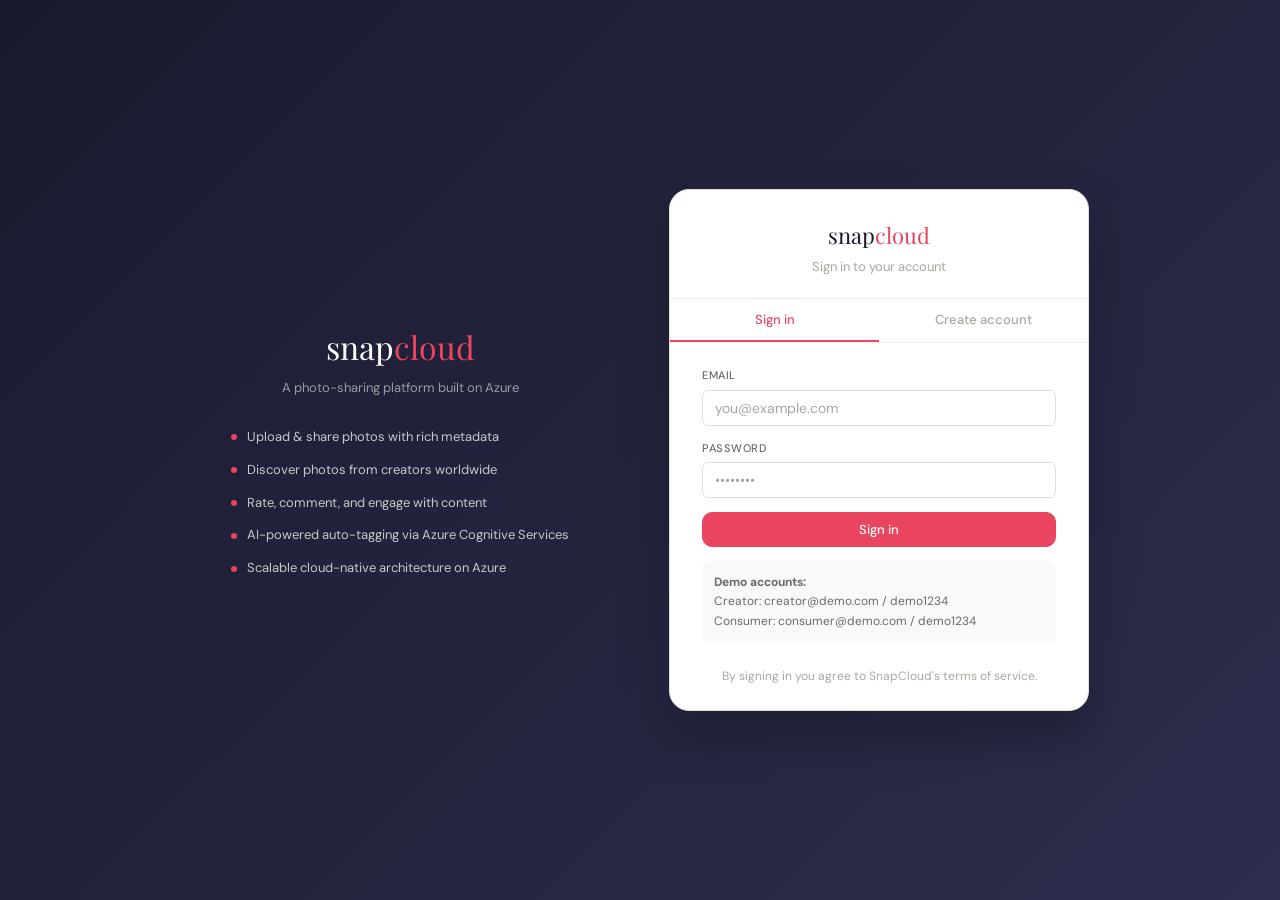
<file: frontend/index.html>
<!DOCTYPE html>
<html lang="en">
<head>
  <meta charset="UTF-8">
  <meta name="viewport" content="width=device-width, initial-scale=1.0">
  <title>SnapCloud — Sign in</title>
  <link rel="stylesheet" href="css/style.css">
  <style>
    .auth-brand-tagline { font-size: 13px; color: rgba(255,255,255,0.55); margin-top: 6px; }
    .auth-brand { font-family: 'Playfair Display', serif; font-size: 32px; color: #fff; }
    .auth-brand span { color: #e94560; }
    .auth-side {
      display: none;
      flex-direction: column; align-items: center; justify-content: center;
      text-align: center; padding: 40px;
    }
    @media(min-width:800px){
      .auth-wrap { display: flex; gap: 60px; align-items: center; }
      .auth-side { display: flex; }
      .auth-card { flex-shrink: 0; }
    }
    .feature-list { list-style: none; margin-top: 28px; display: flex; flex-direction: column; gap: 12px; }
    .feature-list li { display: flex; align-items: center; gap: 10px; font-size: 13px; color: rgba(255,255,255,0.75); }
    .feature-dot { width: 6px; height: 6px; border-radius: 50%; background: #e94560; flex-shrink: 0; }
  </style>
</head>
<body>
<div class="auth-page">
  <div class="auth-wrap">
    <div class="auth-side">
      <div class="auth-brand">snap<span>cloud</span></div>
      <div class="auth-brand-tagline">A photo-sharing platform built on Azure</div>
      <ul class="feature-list">
        <li><span class="feature-dot"></span>Upload &amp; share photos with rich metadata</li>
        <li><span class="feature-dot"></span>Discover photos from creators worldwide</li>
        <li><span class="feature-dot"></span>Rate, comment, and engage with content</li>
        <li><span class="feature-dot"></span>AI-powered auto-tagging via Azure Cognitive Services</li>
        <li><span class="feature-dot"></span>Scalable cloud-native architecture on Azure</li>
      </ul>
    </div>

    <div class="auth-card card">
      <div class="auth-header">
        <div style="font-family:'Playfair Display',serif;font-size:22px;color:#1a1a2e">snap<span style="color:#e94560">cloud</span></div>
        <div style="font-size:13px;color:#a8a79f;margin-top:4px">Sign in to your account</div>
      </div>
      <div class="auth-tabs">
        <button class="auth-tab active" onclick="showTab('login')">Sign in</button>
        <button class="auth-tab" onclick="showTab('register')">Create account</button>
      </div>

      <!-- LOGIN -->
      <div class="auth-panel active" id="panel-login">
        <div class="alert alert-error" id="login-error"></div>
        <div class="form-group">
          <label class="form-label">Email</label>
          <input type="email" id="login-email" class="form-control" placeholder="you@example.com" autocomplete="email">
        </div>
        <div class="form-group">
          <label class="form-label">Password</label>
          <input type="password" id="login-password" class="form-control" placeholder="••••••••" autocomplete="current-password">
        </div>
        <button class="btn btn-primary btn-full" id="login-btn" onclick="doLogin()">Sign in</button>
        <div style="margin-top:14px;padding:12px;background:#f9f9f9;border-radius:8px;font-size:12px;color:#6b6a65">
          <strong>Demo accounts:</strong><br>
          Creator: creator@demo.com / demo1234<br>
          Consumer: consumer@demo.com / demo1234
        </div>
      </div>

      <!-- REGISTER -->
      <div class="auth-panel" id="panel-register">
        <div class="alert alert-error" id="reg-error"></div>
        <div class="alert alert-success" id="reg-success"></div>
        <div class="form-group">
          <label class="form-label">Full name</label>
          <input type="text" id="reg-name" class="form-control" placeholder="Alex Johnson">
        </div>
        <div class="form-group">
          <label class="form-label">Email</label>
          <input type="email" id="reg-email" class="form-control" placeholder="you@example.com">
        </div>
        <div class="form-group">
          <label class="form-label">Password</label>
          <input type="password" id="reg-password" class="form-control" placeholder="Min. 8 characters">
        </div>
        <div class="form-group">
          <label class="form-label">Account type</label>
          <select id="reg-role" class="form-control">
            <option value="consumer">Consumer — browse &amp; comment</option>
          </select>
          <div class="form-hint">Creator accounts are set up by an admin.</div>
        </div>
        <button class="btn btn-primary btn-full" id="reg-btn" onclick="doRegister()">Create account</button>
      </div>

      <div class="auth-footer">
        By signing in you agree to SnapCloud's terms of service.
      </div>
    </div>
  </div>
</div>

<script src="js/app.js"></script>
<script>
  if (Auth.isLoggedIn()) {
    window.location.href = Auth.isCreator() ? 'creator.html' : 'consumer.html';
  }

  function showTab(tab) {
    document.querySelectorAll('.auth-tab').forEach((t, i) => t.classList.toggle('active', (i === 0) === (tab === 'login')));
    document.getElementById('panel-login').classList.toggle('active', tab === 'login');
    document.getElementById('panel-register').classList.toggle('active', tab === 'register');
  }

  async function doLogin() {
    const btn = document.getElementById('login-btn');
    const errEl = document.getElementById('login-error');
    errEl.classList.remove('show');
    btn.disabled = true; btn.textContent = 'Signing in…';
    try {
      const data = await apiFetch('/auth/login', {
        method: 'POST',
        body: JSON.stringify({ email: document.getElementById('login-email').value, password: document.getElementById('login-password').value })
      });
      Auth.save(data.token, data.user);
      window.location.href = data.user.role === 'creator' ? 'creator.html' : 'consumer.html';
    } catch (err) {
      errEl.textContent = err.message; errEl.classList.add('show');
    } finally { btn.disabled = false; btn.textContent = 'Sign in'; }
  }

  async function doRegister() {
    const btn = document.getElementById('reg-btn');
    const errEl = document.getElementById('reg-error');
    const okEl = document.getElementById('reg-success');
    errEl.classList.remove('show'); okEl.classList.remove('show');
    btn.disabled = true; btn.textContent = 'Creating account…';
    try {
      await apiFetch('/auth/register', {
        method: 'POST',
        body: JSON.stringify({
          name: document.getElementById('reg-name').value,
          email: document.getElementById('reg-email').value,
          password: document.getElementById('reg-password').value,
          role: document.getElementById('reg-role').value
        })
      });
      okEl.textContent = 'Account created! You can now sign in.'; okEl.classList.add('show');
      showTab('login');
    } catch (err) {
      errEl.textContent = err.message; errEl.classList.add('show');
    } finally { btn.disabled = false; btn.textContent = 'Create account'; }
  }

  document.addEventListener('keydown', e => { if (e.key === 'Enter') { if (document.getElementById('panel-login').classList.contains('active')) doLogin(); else doRegister(); } });
</script>
</body>
</html>
</file>
<file: frontend/css/style.css>
@import url('https://fonts.googleapis.com/css2?family=DM+Sans:ital,opsz,wght@0,9..40,300;0,9..40,400;0,9..40,500;1,9..40,400&family=Playfair+Display:wght@500&display=swap');

*, *::before, *::after { box-sizing: border-box; margin: 0; padding: 0; }

:root {
  --brand-dark: #1a1a2e;
  --brand-accent: #e94560;
  --brand-accent-hover: #c73852;
  --white: #ffffff;
  --gray-50: #f9f9f9;
  --gray-100: #f1f0ea;
  --gray-200: #e2e1d8;
  --gray-400: #a8a79f;
  --gray-600: #6b6a65;
  --gray-800: #2c2c2a;
  --purple-bg: #eeedfe;
  --purple-text: #534ab7;
  --teal-bg: #e1f5ee;
  --teal-text: #0f6e56;
  --coral-bg: #faece7;
  --coral-text: #993c1d;
  --amber: #ef9f27;
  --font: 'DM Sans', system-ui, sans-serif;
  --display: 'Playfair Display', Georgia, serif;
  --radius-sm: 6px;
  --radius-md: 10px;
  --radius-lg: 14px;
  --radius-xl: 20px;
  --shadow-sm: 0 1px 3px rgba(0,0,0,0.06);
  --shadow-md: 0 4px 12px rgba(0,0,0,0.08);
  --transition: 0.15s ease;
}

body {
  font-family: var(--font);
  background: var(--gray-50);
  color: var(--gray-800);
  font-size: 14px;
  line-height: 1.6;
  min-height: 100vh;
}

/* ── TYPOGRAPHY ── */
h1 { font-size: 28px; font-weight: 500; line-height: 1.2; }
h2 { font-size: 20px; font-weight: 500; }
h3 { font-size: 16px; font-weight: 500; }
h4 { font-size: 13px; font-weight: 500; text-transform: uppercase; letter-spacing: 0.6px; color: var(--gray-400); }

.logo {
  font-family: var(--display);
  font-size: 22px;
  color: var(--gray-800);
  text-decoration: none;
}
.logo span { color: var(--brand-accent); }

/* ── LAYOUT ── */
.container { max-width: 1100px; margin: 0 auto; padding: 0 20px; }
.page-wrap { padding: 28px 0; }

/* ── NAVBAR ── */
.navbar {
  background: var(--white);
  border-bottom: 1px solid var(--gray-200);
  position: sticky;
  top: 0;
  z-index: 50;
}
.navbar-inner {
  display: flex;
  align-items: center;
  justify-content: space-between;
  padding: 12px 20px;
  max-width: 1100px;
  margin: 0 auto;
}
.nav-right { display: flex; align-items: center; gap: 12px; }
.nav-user { display: flex; align-items: center; gap: 8px; font-size: 13px; color: var(--gray-600); }
.nav-role-badge {
  font-size: 10px; padding: 2px 8px; border-radius: 20px; font-weight: 500;
}
.nav-role-badge.creator { background: var(--purple-bg); color: var(--purple-text); }
.nav-role-badge.consumer { background: var(--teal-bg); color: var(--teal-text); }

/* ── AVATAR ── */
.avatar {
  width: 32px; height: 32px; border-radius: 50%;
  display: flex; align-items: center; justify-content: center;
  font-size: 11px; font-weight: 500; flex-shrink: 0;
}
.avatar.creator { background: var(--purple-bg); color: var(--purple-text); }
.avatar.consumer { background: var(--teal-bg); color: var(--teal-text); }
.avatar.sm { width: 26px; height: 26px; font-size: 10px; }
.avatar.lg { width: 40px; height: 40px; font-size: 14px; }

/* ── BUTTONS ── */
.btn {
  display: inline-flex; align-items: center; justify-content: center; gap: 6px;
  padding: 8px 18px; border-radius: var(--radius-md); font-size: 13px;
  font-weight: 500; font-family: var(--font); cursor: pointer;
  transition: var(--transition); border: 1px solid transparent; text-decoration: none;
  white-space: nowrap;
}
.btn-primary { background: var(--brand-accent); color: var(--white); border-color: var(--brand-accent); }
.btn-primary:hover { background: var(--brand-accent-hover); border-color: var(--brand-accent-hover); }
.btn-outline { background: transparent; color: var(--gray-800); border-color: var(--gray-200); }
.btn-outline:hover { background: var(--gray-100); }
.btn-ghost { background: transparent; color: var(--gray-600); border-color: transparent; }
.btn-ghost:hover { background: var(--gray-100); color: var(--gray-800); }
.btn-danger { background: #fee2e2; color: #991b1b; border-color: #fca5a5; }
.btn-danger:hover { background: #fca5a5; }
.btn-sm { padding: 5px 12px; font-size: 12px; }
.btn-full { width: 100%; }
.btn:disabled { opacity: 0.5; cursor: not-allowed; }

/* ── CARDS ── */
.card {
  background: var(--white);
  border: 1px solid var(--gray-200);
  border-radius: var(--radius-lg);
  overflow: hidden;
}
.card-body { padding: 18px 20px; }
.card-header {
  padding: 16px 20px;
  border-bottom: 1px solid var(--gray-200);
  display: flex; align-items: center; justify-content: space-between;
}

/* ── FORMS ── */
.form-group { margin-bottom: 14px; }
.form-label {
  display: block; font-size: 11px; font-weight: 500;
  text-transform: uppercase; letter-spacing: 0.5px;
  color: var(--gray-600); margin-bottom: 5px;
}
.form-control {
  display: block; width: 100%; padding: 8px 12px;
  font-size: 14px; font-family: var(--font); color: var(--gray-800);
  background: var(--white); border: 1px solid var(--gray-200);
  border-radius: var(--radius-sm); transition: var(--transition); outline: none;
}
.form-control:focus { border-color: var(--brand-accent); box-shadow: 0 0 0 3px rgba(233,69,96,0.1); }
.form-control::placeholder { color: var(--gray-400); }
textarea.form-control { resize: vertical; min-height: 72px; line-height: 1.5; }
.form-hint { font-size: 12px; color: var(--gray-400); margin-top: 4px; }

/* ── ALERTS ── */
.alert {
  padding: 10px 14px; border-radius: var(--radius-sm); font-size: 13px;
  margin-bottom: 14px; display: none;
}
.alert.show { display: block; }
.alert-error { background: #fee2e2; color: #991b1b; border: 1px solid #fca5a5; }
.alert-success { background: #dcfce7; color: #166534; border: 1px solid #86efac; }

/* ── TAGS ── */
.tag-input-wrap {
  display: flex; flex-wrap: wrap; gap: 5px;
  padding: 7px 10px; border: 1px solid var(--gray-200);
  border-radius: var(--radius-sm); background: var(--white);
  cursor: text; min-height: 38px; align-items: center;
  transition: var(--transition);
}
.tag-input-wrap:focus-within { border-color: var(--brand-accent); box-shadow: 0 0 0 3px rgba(233,69,96,0.1); }
.tag-chip {
  display: inline-flex; align-items: center; gap: 4px;
  background: var(--purple-bg); color: var(--purple-text);
  font-size: 12px; padding: 2px 8px; border-radius: 20px;
}
.tag-chip-remove { cursor: pointer; font-size: 11px; line-height: 1; opacity: 0.6; border: none; background: none; color: inherit; padding: 0; }
.tag-chip-remove:hover { opacity: 1; }
.tag-bare-input { border: none; outline: none; font-size: 13px; font-family: var(--font); background: transparent; color: var(--gray-800); min-width: 80px; }

/* ── DROP ZONE ── */
.drop-zone {
  border: 2px dashed var(--gray-200);
  border-radius: var(--radius-md);
  padding: 28px 20px;
  text-align: center;
  cursor: pointer;
  transition: var(--transition);
  background: var(--gray-50);
}
.drop-zone:hover, .drop-zone.over { border-color: var(--brand-accent); background: #fff5f6; }
.drop-zone-icon {
  width: 44px; height: 44px; border-radius: 50%;
  background: var(--gray-100); margin: 0 auto 10px;
  display: flex; align-items: center; justify-content: center;
}
.drop-zone-icon svg { width: 20px; height: 20px; stroke: var(--gray-400); fill: none; stroke-width: 1.5; }
.drop-zone-text { font-size: 13px; color: var(--gray-600); }
.drop-zone-text strong { color: var(--brand-accent); }
.drop-zone-sub { font-size: 12px; color: var(--gray-400); margin-top: 2px; }
#preview-wrap { display: none; margin-top: 12px; }
#preview-img { width: 100%; max-height: 180px; object-fit: cover; border-radius: var(--radius-sm); }

/* ── PHOTO GRID ── */
.photo-grid { display: grid; grid-template-columns: repeat(auto-fill, minmax(140px, 1fr)); gap: 8px; }
.photo-thumb {
  aspect-ratio: 1; border-radius: var(--radius-md); overflow: hidden;
  position: relative; cursor: pointer; background: var(--gray-100);
}
.photo-thumb img { width: 100%; height: 100%; object-fit: cover; display: block; }
.photo-overlay {
  position: absolute; inset: 0; background: linear-gradient(to top, rgba(0,0,0,0.65) 0%, transparent 50%);
  display: flex; flex-direction: column; justify-content: flex-end;
  padding: 8px; opacity: 0; transition: opacity 0.2s;
}
.photo-thumb:hover .photo-overlay { opacity: 1; }
.photo-overlay-title { font-size: 11px; font-weight: 500; color: #fff; }
.photo-overlay-meta { font-size: 10px; color: rgba(255,255,255,0.75); }
.photo-overlay-actions { display: flex; gap: 4px; margin-top: 6px; }
.overlay-btn {
  flex: 1; padding: 4px 0; font-size: 10px; font-weight: 500;
  border: none; border-radius: 4px; cursor: pointer; font-family: var(--font);
}
.overlay-btn.edit { background: rgba(255,255,255,0.22); color: #fff; }
.overlay-btn.del { background: rgba(233,69,96,0.75); color: #fff; }

/* ── FEED GRID ── */
.feed-grid { display: grid; grid-template-columns: repeat(auto-fill, minmax(240px, 1fr)); gap: 14px; }
.feed-card {
  background: var(--white); border: 1px solid var(--gray-200);
  border-radius: var(--radius-lg); overflow: hidden; cursor: pointer;
  transition: border-color var(--transition), box-shadow var(--transition);
}
.feed-card:hover { border-color: var(--brand-accent); box-shadow: var(--shadow-md); }
.feed-card-img {
  width: 100%; aspect-ratio: 4/3; object-fit: cover;
  display: block; background: var(--gray-100);
}
.feed-card-body { padding: 12px 14px; }
.feed-card-title { font-size: 13px; font-weight: 500; margin-bottom: 3px; }
.feed-card-caption { font-size: 12px; color: var(--gray-600); margin-bottom: 10px; display: -webkit-box; -webkit-line-clamp: 2; -webkit-box-orient: vertical; overflow: hidden; }
.feed-card-footer { display: flex; align-items: center; justify-content: space-between; }

/* ── STARS ── */
.stars { display: inline-flex; gap: 2px; align-items: center; }
.star-icon { width: 12px; height: 12px; }
.star-icon.full { color: var(--amber); }
.star-icon.empty { color: var(--gray-200); }
.rating-count { font-size: 11px; color: var(--gray-400); margin-left: 4px; }
.comment-count { font-size: 11px; color: var(--gray-400); display: flex; align-items: center; gap: 3px; }
.comment-count svg { width: 12px; height: 12px; stroke: var(--gray-400); fill: none; stroke-width: 1.5; }

/* ── LOCATION BADGE ── */
.loc-badge {
  position: absolute; top: 8px; right: 8px;
  background: rgba(0,0,0,0.5); color: #fff; backdrop-filter: blur(4px);
  font-size: 10px; padding: 2px 7px; border-radius: 20px;
  display: flex; align-items: center; gap: 3px;
}
.loc-badge svg { width: 9px; height: 9px; stroke: #fff; fill: none; stroke-width: 2; }

/* ── SEARCH BAR ── */
.search-bar {
  display: flex; align-items: center; gap: 10px;
  background: var(--white); border: 1px solid var(--gray-200);
  border-radius: 28px; padding: 8px 18px;
  transition: var(--transition);
}
.search-bar:focus-within { border-color: var(--brand-accent); box-shadow: 0 0 0 3px rgba(233,69,96,0.1); }
.search-bar svg { width: 15px; height: 15px; stroke: var(--gray-400); fill: none; stroke-width: 1.5; flex-shrink: 0; }
.search-input { border: none; background: transparent; outline: none; font-size: 14px; font-family: var(--font); color: var(--gray-800); flex: 1; }
.search-input::placeholder { color: var(--gray-400); }

/* ── FILTER PILLS ── */
.filter-row { display: flex; gap: 6px; flex-wrap: wrap; }
.filter-pill {
  padding: 5px 14px; border-radius: 20px; font-size: 12px;
  border: 1px solid var(--gray-200); cursor: pointer;
  color: var(--gray-600); background: var(--white);
  font-family: var(--font); transition: var(--transition);
}
.filter-pill:hover { border-color: var(--brand-accent); color: var(--brand-accent); }
.filter-pill.active { background: var(--brand-accent); color: var(--white); border-color: var(--brand-accent); }

/* ── STAT PILLS ── */
.stat-pill {
  display: inline-flex; align-items: center; gap: 5px;
  background: var(--gray-100); border: 1px solid var(--gray-200);
  border-radius: 20px; padding: 5px 12px; font-size: 12px; color: var(--gray-600);
}
.stat-pill strong { color: var(--gray-800); font-weight: 500; }

/* ── SIDEBAR ── */
.sidebar-section { margin-bottom: 20px; }
.sidebar-section .card-body { padding: 14px 16px; }
.trending-item {
  display: flex; align-items: center; gap: 10px;
  padding: 8px 0; border-bottom: 1px solid var(--gray-100);
}
.trending-item:last-child { border-bottom: none; }
.trending-thumb {
  width: 40px; height: 40px; border-radius: var(--radius-sm);
  object-fit: cover; flex-shrink: 0; background: var(--gray-100);
}
.trending-info { flex: 1; min-width: 0; }
.trending-title { font-size: 12px; font-weight: 500; white-space: nowrap; overflow: hidden; text-overflow: ellipsis; }
.trending-by { font-size: 11px; color: var(--gray-400); }
.hot-badge { font-size: 10px; background: var(--coral-bg); color: var(--coral-text); padding: 2px 7px; border-radius: 10px; flex-shrink: 0; }

.creator-item { display: flex; align-items: center; gap: 8px; padding: 7px 0; border-bottom: 1px solid var(--gray-100); }
.creator-item:last-child { border-bottom: none; }
.creator-item-info { flex: 1; min-width: 0; }
.creator-name { font-size: 12px; font-weight: 500; }
.creator-count { font-size: 11px; color: var(--gray-400); }
.follow-btn {
  font-size: 11px; color: var(--brand-accent); border: 1px solid var(--brand-accent);
  background: transparent; padding: 3px 10px; border-radius: 12px; cursor: pointer;
  font-family: var(--font); transition: var(--transition);
}
.follow-btn:hover, .follow-btn.following { background: var(--brand-accent); color: var(--white); }

/* ── MODAL ── */
.modal-overlay {
  display: none; position: fixed; inset: 0; background: rgba(0,0,0,0.55);
  z-index: 200; align-items: center; justify-content: center; padding: 16px;
}
.modal-overlay.open { display: flex; }
.modal-box {
  background: var(--white); border-radius: var(--radius-xl);
  width: 600px; max-width: 100%; max-height: 90vh; overflow-y: auto;
  box-shadow: 0 20px 60px rgba(0,0,0,0.2);
}
.modal-img-wrap { position: relative; }
.modal-img-wrap img { width: 100%; aspect-ratio: 16/9; object-fit: cover; display: block; }
.modal-close {
  position: absolute; top: 10px; right: 10px; width: 30px; height: 30px;
  background: rgba(0,0,0,0.5); border: none; color: #fff; border-radius: 50%;
  cursor: pointer; font-size: 16px; display: flex; align-items: center; justify-content: center;
  backdrop-filter: blur(4px);
}
.modal-body { padding: 18px 20px; }
.modal-title { font-size: 18px; font-weight: 500; margin-bottom: 6px; }
.modal-meta-row { display: flex; gap: 14px; font-size: 12px; color: var(--gray-600); margin-bottom: 10px; flex-wrap: wrap; }
.modal-meta-row span { display: flex; align-items: center; gap: 4px; }
.modal-meta-row svg { width: 12px; height: 12px; stroke: var(--gray-400); fill: none; stroke-width: 1.5; }
.modal-caption { font-size: 13px; color: var(--gray-600); margin-bottom: 12px; line-height: 1.6; }
.modal-tags { display: flex; gap: 5px; flex-wrap: wrap; margin-bottom: 14px; }
.modal-tag { font-size: 11px; background: var(--gray-100); color: var(--gray-600); padding: 3px 9px; border-radius: 10px; }
.modal-divider { height: 1px; background: var(--gray-100); margin: 14px 0; }

/* ── RATING INPUT ── */
.rate-row { display: flex; align-items: center; gap: 8px; margin-bottom: 14px; }
.rate-row label { font-size: 13px; color: var(--gray-600); }
.rate-stars { display: flex; gap: 3px; }
.rate-star { width: 22px; height: 22px; cursor: pointer; color: var(--gray-200); transition: color 0.1s; }
.rate-star:hover, .rate-star.lit { color: var(--amber); }
.rate-star svg { width: 22px; height: 22px; fill: currentColor; }

/* ── COMMENTS ── */
.comment-form { display: flex; gap: 8px; }
.comment-input {
  flex: 1; padding: 8px 12px; font-size: 13px; font-family: var(--font);
  border: 1px solid var(--gray-200); border-radius: var(--radius-sm);
  background: var(--white); color: var(--gray-800); outline: none;
  transition: var(--transition);
}
.comment-input:focus { border-color: var(--brand-accent); }
.comments-list { display: flex; flex-direction: column; gap: 10px; margin-top: 14px; }
.comment-row { display: flex; gap: 8px; }
.comment-content { flex: 1; }
.comment-user { font-size: 12px; font-weight: 500; }
.comment-text { font-size: 13px; color: var(--gray-600); line-height: 1.5; }
.comment-time { font-size: 11px; color: var(--gray-400); margin-top: 2px; }

/* ── AUTH PAGE ── */
.auth-page {
  min-height: 100vh; display: flex; align-items: center; justify-content: center;
  background: linear-gradient(135deg, #1a1a2e 0%, #2d2d4e 100%);
  padding: 20px;
}
.auth-card {
  background: var(--white); border-radius: var(--radius-xl);
  width: 420px; max-width: 100%; overflow: hidden;
  box-shadow: 0 25px 50px rgba(0,0,0,0.25);
}
.auth-header {
  padding: 28px 32px 20px;
  text-align: center;
  border-bottom: 1px solid var(--gray-100);
}
.auth-tabs { display: flex; border-bottom: 1px solid var(--gray-100); }
.auth-tab {
  flex: 1; padding: 12px; font-size: 13px; font-weight: 500; cursor: pointer;
  border: none; background: transparent; font-family: var(--font); color: var(--gray-400);
  border-bottom: 2px solid transparent; transition: var(--transition);
}
.auth-tab.active { color: var(--brand-accent); border-bottom-color: var(--brand-accent); }
.auth-panel { padding: 24px 32px; display: none; }
.auth-panel.active { display: block; }
.auth-footer { padding: 0 32px 24px; text-align: center; font-size: 12px; color: var(--gray-400); }

/* ── UPLOAD PROGRESS ── */
.upload-progress { display: none; margin-top: 10px; }
.upload-progress.show { display: block; }
.progress-bar-wrap { height: 4px; background: var(--gray-100); border-radius: 2px; overflow: hidden; }
.progress-bar { height: 100%; background: var(--brand-accent); border-radius: 2px; transition: width 0.3s; width: 0; }
.progress-label { font-size: 11px; color: var(--gray-400); margin-top: 4px; }

/* ── EMPTY STATE ── */
.empty-state { text-align: center; padding: 48px 20px; color: var(--gray-400); }
.empty-state svg { width: 48px; height: 48px; stroke: var(--gray-200); fill: none; stroke-width: 1.5; margin: 0 auto 12px; display: block; }
.empty-state h3 { font-size: 15px; font-weight: 500; color: var(--gray-600); margin-bottom: 6px; }

/* ── LOADING SPINNER ── */
.spinner {
  width: 20px; height: 20px; border: 2px solid var(--gray-200);
  border-top-color: var(--brand-accent); border-radius: 50%;
  animation: spin 0.7s linear infinite; display: inline-block;
}
@keyframes spin { to { transform: rotate(360deg); } }

/* ── TOAST ── */
.toast-container { position: fixed; bottom: 20px; right: 20px; z-index: 500; display: flex; flex-direction: column; gap: 8px; }
.toast {
  padding: 10px 16px; border-radius: var(--radius-md); font-size: 13px;
  box-shadow: var(--shadow-md); color: var(--white);
  animation: toast-in 0.3s ease;
}
.toast.success { background: #166534; }
.toast.error { background: #991b1b; }
@keyframes toast-in { from { opacity: 0; transform: translateY(8px); } to { opacity: 1; transform: translateY(0); } }

/* ── RESPONSIVE ── */
@media (max-width: 768px) {
  .creator-layout { grid-template-columns: 1fr !important; }
  .consumer-layout { grid-template-columns: 1fr !important; }
  .sidebar-col { order: -1; }
  .feed-grid { grid-template-columns: repeat(2, 1fr); }
  .photo-grid { grid-template-columns: repeat(3, 1fr); }
}
@media (max-width: 480px) {
  .feed-grid { grid-template-columns: 1fr; }
}
</file>
